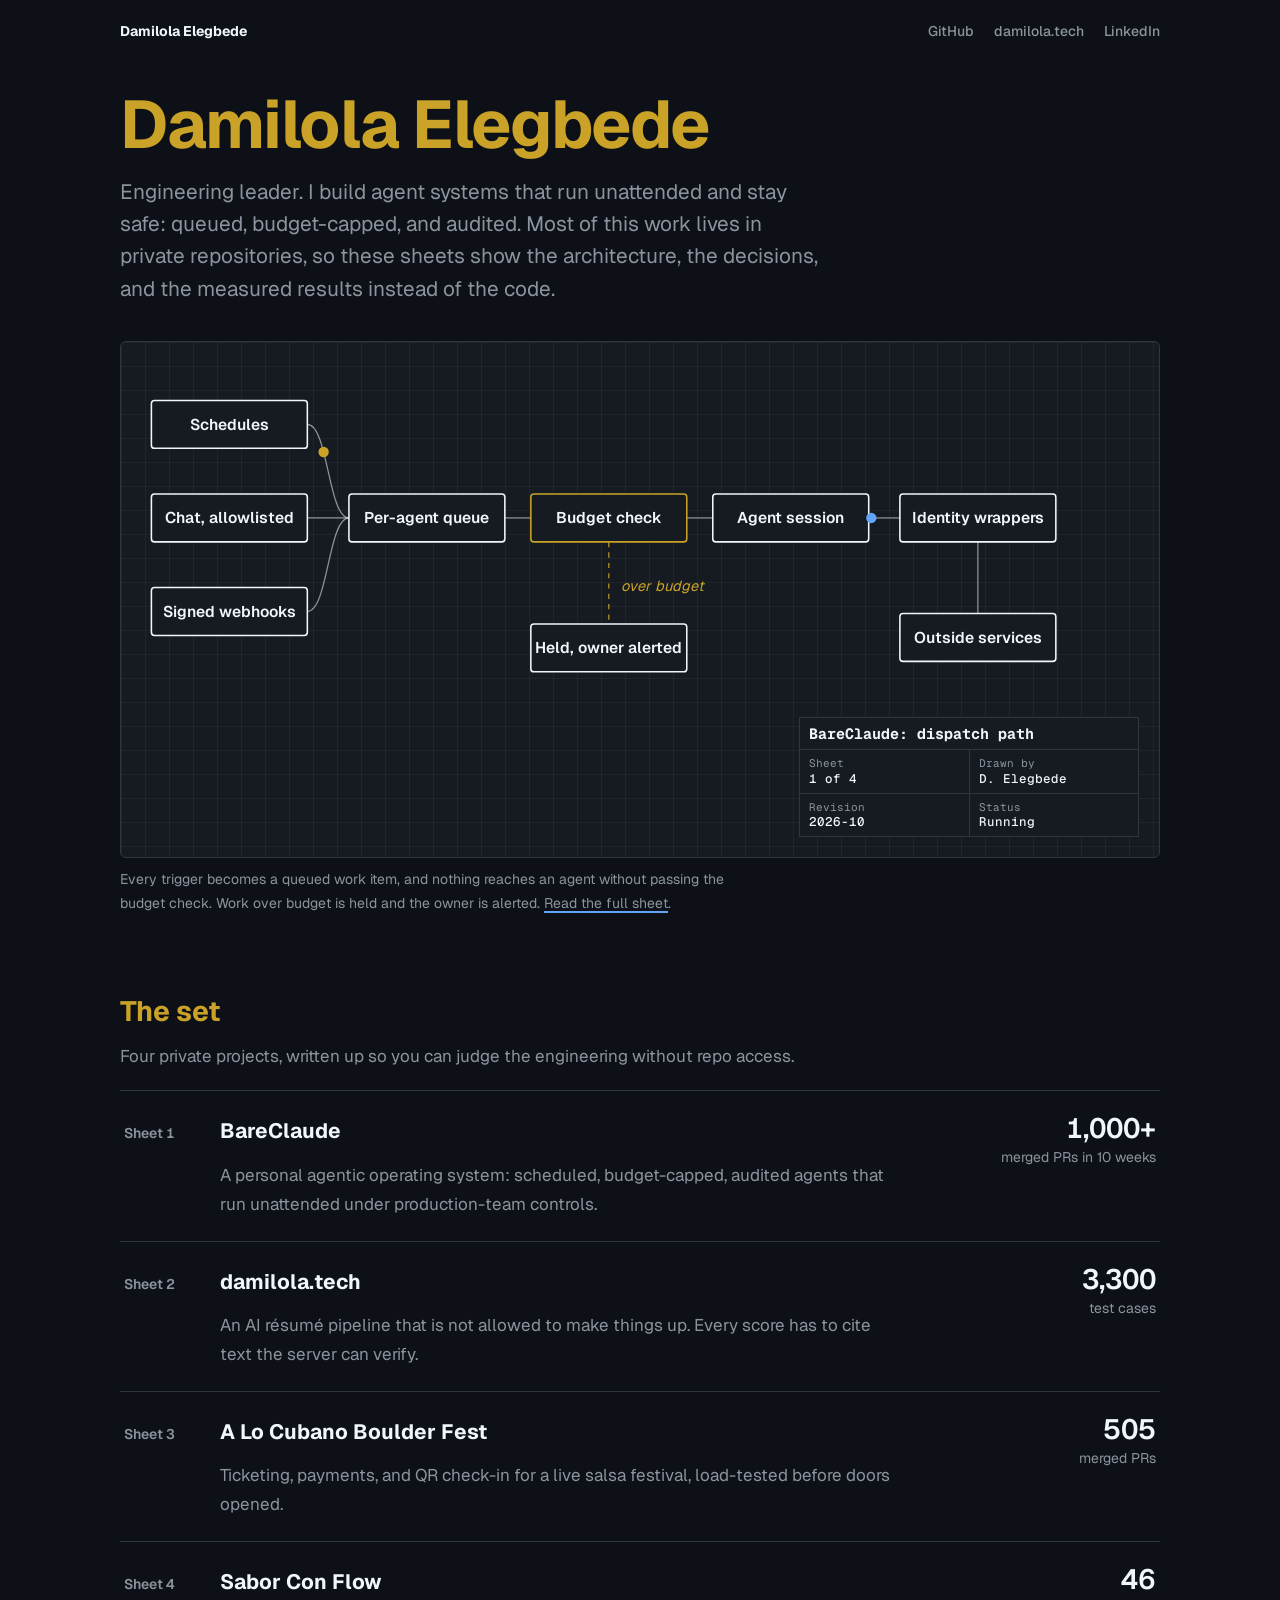
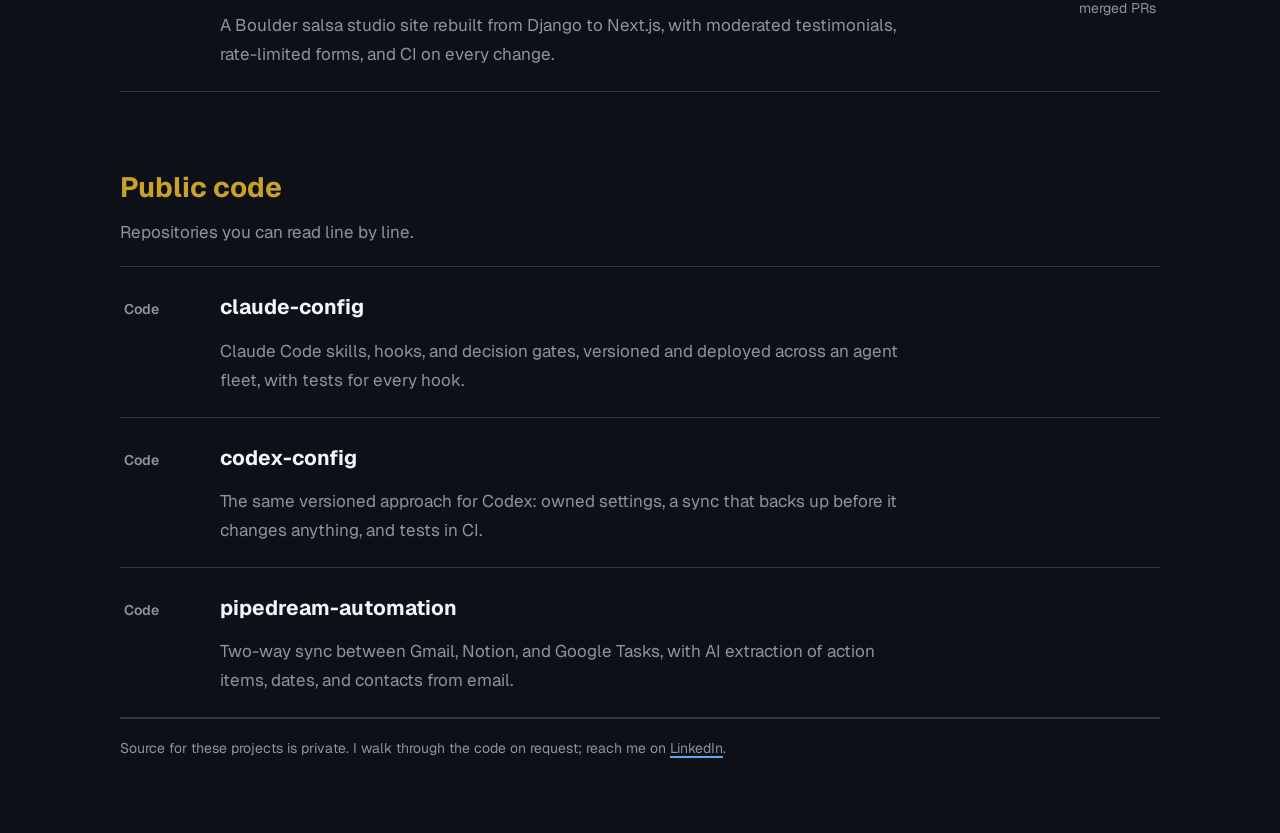
<file: index.html>
<!doctype html><html lang="en"><head><meta charset="utf-8"><meta name="viewport" content="width=device-width,initial-scale=1"><title>Damilola Elegbede | Engineering work</title><meta name="description" content="Architecture write-ups of private agent systems and production platforms by Damilola Elegbede."><meta property="og:type" content="website"><meta property="og:title" content="Damilola Elegbede | Engineering work"><meta property="og:description" content="Architecture write-ups of private agent systems and production platforms by Damilola Elegbede."><meta property="og:url" content="https://damilola-elegbede-org.github.io/"><meta property="og:image" content="https://damilola-elegbede-org.github.io/assets/og.png"><meta property="og:image:width" content="1200"><meta property="og:image:height" content="630"><meta name="twitter:card" content="summary_large_image"><link rel="icon" href="assets/favicon.svg" type="image/svg+xml"><link rel="preconnect" href="https://fonts.googleapis.com"><link rel="preconnect" href="https://fonts.gstatic.com" crossorigin><link rel="stylesheet" href="https://fonts.googleapis.com/css2?family=Geist:wght@400..700&family=Geist+Mono:wght@400;500&display=swap"><link rel="stylesheet" href="assets/site.css"></head><body><header class="topbar wrap"><a class="home" href="./">Damilola Elegbede</a><nav><a href="https://github.com/damilola-elegbede">GitHub</a><a href="https://damilola.tech">damilola.tech</a><a href="https://www.linkedin.com/in/damilola-elegbede/">LinkedIn</a></nav></header><main class="wrap"><h1>Damilola Elegbede</h1>
<p class="lede">Engineering leader. I build agent systems that run unattended and stay safe: queued, budget-capped, and audited. Most of this work lives in private repositories, so these sheets show the architecture, the decisions, and the measured results instead of the code.</p>
<figure class="sheet" style="margin:0"><svg id="flow" role="img" aria-label="BareClaude dispatch path: schedules, chat, and signed webhooks feed a per-agent queue; a budget check either starts an agent session, which reaches outside services through identity wrappers, or holds the work and alerts the owner."></svg>
<div class="titleblock"><div class="t">BareClaude: dispatch path</div><div><span>Sheet</span>1 of 4</div><div><span>Drawn by</span>D. Elegbede</div><div><span>Revision</span>2026-10</div><div><span>Status</span>Running</div></div></figure>
<p class="caption">Every trigger becomes a queued work item, and nothing reaches an agent without passing the budget check. Work over budget is held and the owner is alerted. <a href="bareclaude.html">Read the full sheet</a>.</p>
<section class="set"><h2>The set</h2><p>Four private projects, written up so you can judge the engineering without repo access.</p><ol class="rows"><li class="row"><a href="bareclaude.html"><span class="no">Sheet 1</span><h3>BareClaude</h3><span class="fig">1,000+<small>merged PRs in 10 weeks</small></span><p>A personal agentic operating system: scheduled, budget-capped, audited agents that run unattended under production-team controls.</p></a></li><li class="row"><a href="damilola-tech.html"><span class="no">Sheet 2</span><h3>damilola.tech</h3><span class="fig">3,300<small>test cases</small></span><p>An AI résumé pipeline that is not allowed to make things up. Every score has to cite text the server can verify.</p></a></li><li class="row"><a href="boulderfest.html"><span class="no">Sheet 3</span><h3>A Lo Cubano Boulder Fest</h3><span class="fig">505<small>merged PRs</small></span><p>Ticketing, payments, and QR check-in for a live salsa festival, load-tested before doors opened.</p></a></li><li class="row"><a href="scf.html"><span class="no">Sheet 4</span><h3>Sabor Con Flow</h3><span class="fig">46<small>merged PRs</small></span><p>A Boulder salsa studio site rebuilt from Django to Next.js, with moderated testimonials, rate-limited forms, and CI on every change.</p></a></li></ol></section>
<section class="set"><h2>Public code</h2><p>Repositories you can read line by line.</p><ul class="rows"><li class="row"><a href="https://github.com/damilola-elegbede-org/claude-config"><span class="no">Code</span><h3>claude-config</h3><span class="fig"></span><p>Claude Code skills, hooks, and decision gates, versioned and deployed across an agent fleet, with tests for every hook.</p></a></li><li class="row"><a href="https://github.com/damilola-elegbede-org/codex-config"><span class="no">Code</span><h3>codex-config</h3><span class="fig"></span><p>The same versioned approach for Codex: owned settings, a sync that backs up before it changes anything, and tests in CI.</p></a></li><li class="row"><a href="https://github.com/damilola-elegbede-org/pipedream-automation"><span class="no">Code</span><h3>pipedream-automation</h3><span class="fig"></span><p>Two-way sync between Gmail, Notion, and Google Tasks, with AI extraction of action items, dates, and contacts from email.</p></a></li></ul></section></main><footer class="wrap">Source for these projects is private. I walk through the code on request; reach me on <a href="https://www.linkedin.com/in/damilola-elegbede/">LinkedIn</a>.</footer><script src="assets/flow.js"></script></body></html>
</file>
<file: assets/site.css>
/* Concept: a drawing set. Paper, ink, red pencil. One live sheet on the cover. */
/* Matches damilola.tech: GitHub-dark ground, Geist, gold titles, blue accent. Dark by design. */
:root{
  --paper:#0d1117; --sheet:#161b22; --card:#1c2128; --ink:#f0f6fc; --ink-soft:#8b949e; --rule:#30363d;
  --grid:rgba(240,246,252,.045); --pencil:#c9a227; --accent:#60a5fa; --title:#c9a227;
  --display:"Geist",ui-sans-serif,system-ui,sans-serif; --body:"Geist",ui-sans-serif,system-ui,sans-serif;
  --mono:"Geist Mono",ui-monospace,monospace;
  --step--1:.875rem; --step-0:1.0625rem; --step-1:1.3rem; --step-2:1.75rem; --step-3:clamp(2.4rem,6vw,4.2rem);
  color-scheme:dark;
}

*{box-sizing:border-box}
html{-webkit-text-size-adjust:100%}
body{margin:0;background:var(--paper);color:var(--ink);font:400 var(--step-0)/1.7 var(--body);
  padding-block:0 72px;padding-inline:20px;-webkit-font-smoothing:antialiased}
a{color:inherit;text-decoration-color:var(--accent);text-decoration-thickness:2px;text-underline-offset:3px}
a:focus-visible,button:focus-visible{outline:2px solid var(--accent);outline-offset:3px;border-radius:2px}
.wrap{max-width:1040px;margin:0 auto}
.topbar{display:flex;justify-content:space-between;align-items:baseline;gap:16px;flex-wrap:wrap;
  padding-block:22px;font:500 var(--step--1)/1.4 var(--display)}
.topbar nav{display:flex;gap:20px;flex-wrap:wrap}
.topbar a{text-decoration:none;color:var(--ink-soft)}
.topbar a:hover{color:var(--ink)}
.home{font-weight:700;color:var(--ink)!important}

h1,h2,h3{font-family:var(--display);color:var(--ink);text-wrap:balance}
h1{font-size:var(--step-3);line-height:1.02;font-weight:700;letter-spacing:-.02em;margin:.4em 0 .25em;
  color:var(--title)}
.lede{font-size:var(--step-1);line-height:1.55;color:var(--ink-soft);max-width:34em;margin:0 0 36px}

/* the sheet: paper with a drafting grid and a title block */
.sheet{position:relative;background:var(--sheet);border:1px solid var(--rule);border-radius:6px;
  background-image:linear-gradient(var(--grid) 1px,transparent 1px),linear-gradient(90deg,var(--grid) 1px,transparent 1px);
  background-size:24px 24px;padding:20px;min-width:0}
.sheet::before{content:none}
.titleblock{font-family:var(--mono)!important;position:relative;margin-left:auto;margin-top:12px;width:min(100%,340px);border:1px solid var(--rule);
  display:grid;grid-template-columns:1fr 1fr;gap:1px;background:var(--rule);font:500 12.5px/1.3 var(--display)}
.titleblock div{padding:6px 9px;background:var(--sheet)}
.titleblock .t{grid-column:1/-1;font-size:15px;font-weight:700}
.titleblock span{display:block;color:var(--ink-soft);font-weight:400;font-size:11px}

/* cover diagram */
#flow{display:block;width:100%;height:auto}
#flow .node rect{fill:var(--sheet);stroke:var(--ink);stroke-width:1.5}
#flow .node.gate rect{stroke:var(--pencil)}
#flow text{fill:var(--ink);font:600 15px var(--display)}
#flow .edge{fill:none;stroke:var(--ink);stroke-width:1.2;opacity:.55}
#flow .edge.over{stroke:var(--pencil);stroke-dasharray:5 5;opacity:.9}
#flow .tok{fill:var(--accent)}
#flow .tok.def{fill:var(--pencil)}
#flow .note{fill:var(--pencil);font:italic 400 14px var(--body)}
.caption{font-size:var(--step--1);color:var(--ink-soft);margin:10px 0 0;max-width:46em}

/* the set */
.set{margin-top:72px}
.set h2{color:var(--title);font-size:var(--step-2);margin:0 0 6px}
.set > p{color:var(--ink-soft);margin:0 0 20px}
.rows{list-style:none;margin:0;padding:0;border-top:1px solid var(--rule)}
.row{border-bottom:1px solid var(--rule)}
.row a{display:grid;grid-template-columns:4.5rem 1fr auto;gap:8px 24px;align-items:baseline;
  padding:22px 4px;text-decoration:none}
.row .no{font:600 var(--step--1) var(--display);color:var(--ink-soft);font-variant-numeric:tabular-nums}
.row h3{margin:0;font-size:var(--step-1);font-weight:700;background:linear-gradient(var(--accent),var(--accent)) 0 100%/0 2px no-repeat;
  transition:background-size .35s ease;display:inline}
.row a:hover h3,.row a:focus-visible h3{background-size:100% 2px}
.row p{grid-column:2;margin:4px 0 0;color:var(--ink-soft);max-width:40em}
.row .fig{grid-column:3;grid-row:1/span 2;text-align:right;font:600 var(--step-2)/1 var(--display);
  font-variant-numeric:tabular-nums;white-space:nowrap}
.row .fig small{display:block;font:400 var(--step--1)/1.3 var(--body);color:var(--ink-soft);margin-top:6px}
@media (max-width:640px){
  .row a{grid-template-columns:1fr}
  .row .no,.row p,.row .fig{grid-column:1}
  .row .fig{grid-row:auto;text-align:left;font-size:var(--step-1)}
}

/* project page */
.page{display:grid;grid-template-columns:200px minmax(0,1fr);gap:48px;margin-top:24px}
.toc{position:sticky;top:24px;align-self:start;font:500 var(--step--1)/1.4 var(--display)}
.toc ol{list-style:none;margin:0;padding:0;border-left:1.5px solid var(--rule)}
.toc a{display:block;padding:6px 12px;margin-left:-1.5px;border-left:1.5px solid transparent;text-decoration:none;color:var(--ink-soft)}
.toc a.on{color:var(--ink);border-left-color:var(--accent)}
.toc .back{display:inline-block;margin-bottom:18px;color:var(--ink-soft);text-decoration:none}
article{min-width:0;max-width:44em}
article h1{font-size:clamp(2rem,4.6vw,3rem);margin-top:0}
article h2{color:var(--title);font-size:var(--step-2);margin:2.2em 0 .5em;scroll-margin-top:24px}
article h3{font-size:var(--step-1)}
article li{margin:.35em 0}
article code{font-size:.88em;background:var(--grid);padding:1px 5px;border-radius:3px}
article pre{overflow-x:auto}
article table{border-collapse:collapse;width:100%;display:block;overflow-x:auto}
article th,article td{border-bottom:1px solid var(--rule);padding:8px 10px;text-align:left}
article .sheet{margin:20px 0}
.mermaid-box svg{max-width:100%;height:auto;display:block;margin:0 auto}
.mermaid-box pre.mermaid{max-width:560px;margin:0 auto!important}
.mermaid-box .edgePath path,.mermaid-box path.flowchart-link{stroke-dasharray:var(--len,0);stroke-dashoffset:var(--len,0)}
.mermaid-box.drawn .edgePath path,.mermaid-box.drawn path.flowchart-link{transition:stroke-dashoffset 1.4s ease;stroke-dashoffset:0}
@media (max-width:820px){.page{grid-template-columns:1fr;gap:0}.toc{position:static;margin-bottom:8px}.toc ol{display:none}}

footer{margin-top:80px;padding-top:18px;border-top:1px solid var(--rule);color:var(--ink-soft);font-size:var(--step--1)}

@media (prefers-reduced-motion:reduce){
  .row h3{transition:none}
  .mermaid-box .edgePath path,.mermaid-box path.flowchart-link{stroke-dasharray:none!important;stroke-dashoffset:0!important;transition:none!important}
}
</file>
